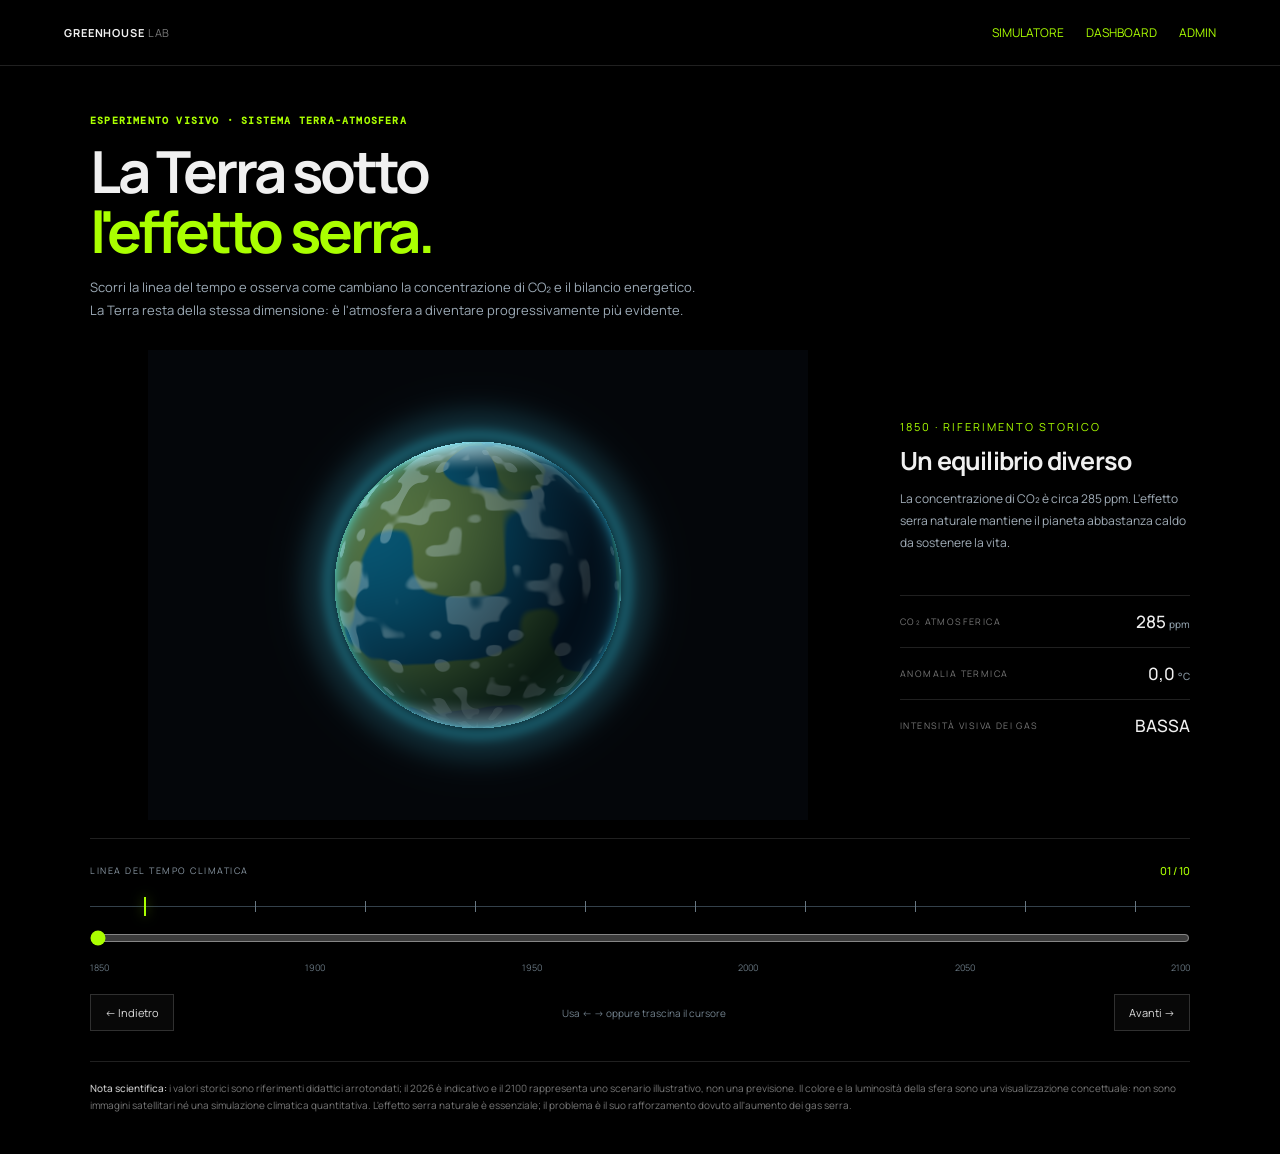
<file: terra.html>
<!doctype html>
<html lang="it">
<head>
<meta charset="utf-8">
<meta name="viewport" content="width=device-width,initial-scale=1">
<meta name="theme-color" content="#05080d">
<meta name="description" content="Esplora come l'aumento dei gas serra modifica il bilancio energetico del sistema Terra-atmosfera.">
<title>La Terra e l'effetto serra — Greenhouse Lab</title>
<link rel="preconnect" href="https://fonts.googleapis.com">
<link rel="preconnect" href="https://fonts.gstatic.com" crossorigin>
<link href="https://fonts.googleapis.com/css2?family=Inter:wght@400;500;600;700&display=swap" rel="stylesheet">
<style>
:root{color-scheme:dark;--bg:#05080d;--muted:#82909f;--text:#edf4f7;--line:#26313a;--cyan:#72d8d0;--orange:#ff9b62}
*{box-sizing:border-box}html,body{margin:0;min-height:100%;background:var(--bg);color:var(--text);font-family:Inter,system-ui,sans-serif}body{overflow-x:hidden}.top{position:relative;z-index:5;display:flex;justify-content:space-between;align-items:center;padding:24px clamp(20px,5vw,76px);border-bottom:1px solid #ffffff12}.brand{color:#edf4f7;text-decoration:none;font-size:11px;font-weight:700;letter-spacing:2px}.brand span{color:var(--muted);font-weight:400}.back{color:#a9b6c1;text-decoration:none;font-size:12px}.back:hover{color:white}.wrap{width:min(1100px,90vw);margin:auto}.intro{padding:48px 0 4px}.eyebrow{font-size:10px;letter-spacing:2px;color:var(--cyan);font-weight:600}.intro h1{font-size:clamp(32px,5vw,58px);line-height:1.04;letter-spacing:-2.8px;margin:14px 0}.intro h1 span{color:var(--cyan)}.intro p{max-width:620px;color:#9ba9b5;font-size:13px;line-height:1.8;margin:0}.stage{display:grid;grid-template-columns:1fr 290px;gap:34px;align-items:center;padding:24px 0 18px}.visual{position:relative;min-height:470px;display:grid;place-items:center;overflow:hidden}.visual:before{content:"";position:absolute;width:520px;height:260px;bottom:10px;background:radial-gradient(ellipse,#83d6ca18,transparent 68%);filter:blur(12px)}canvas{position:relative;width:min(100%,660px);height:470px;display:block}.side{padding:10px 0}.year{font-size:11px;letter-spacing:2px;color:var(--cyan)}.side h2{font-size:25px;line-height:1.2;letter-spacing:-.8px;margin:12px 0}.side p{color:#a1adb8;font-size:12px;line-height:1.8;min-height:95px}.metric{border-top:1px solid var(--line);padding:14px 0;display:flex;justify-content:space-between;align-items:center}.metric span{font-size:9px;letter-spacing:1.4px;color:#83919e}.metric strong{font-size:17px;font-weight:500}.metric strong small{font-size:10px;color:#8b9aa5}.timeline{border-top:1px solid #ffffff20;padding:24px 0 20px}.timeline-head{display:flex;justify-content:space-between;align-items:center;margin-bottom:14px}.timeline-head span{font-size:9px;letter-spacing:1.5px;color:#8997a3}.timeline-head strong{font-size:11px;color:var(--cyan);font-weight:500}.track{position:relative;height:28px;display:flex;align-items:center}.track:before{content:"";height:1px;position:absolute;left:0;right:0;background:#34414b}.ticks{position:relative;display:grid;grid-template-columns:repeat(10,1fr);width:100%;align-items:center}.tick{height:11px;width:1px;background:#687782;justify-self:center;cursor:pointer;position:relative;padding:0;border:0}.tick.active{height:19px;width:2px;background:var(--cyan);box-shadow:0 0 12px #72d8d0}.tick:focus-visible{outline:2px solid white;outline-offset:5px}.range{width:100%;margin:10px 0 0;accent-color:var(--cyan);cursor:ew-resize}.labels{display:flex;justify-content:space-between;color:#687782;font-size:9px;margin-top:10px}.controls{display:flex;justify-content:space-between;align-items:center;gap:12px;margin-top:20px}.controls button{background:#0d151c;border:1px solid #33414c;color:#dbe5e9;border-radius:6px;padding:10px 14px;font:inherit;font-size:11px;cursor:pointer}.controls button:hover{border-color:var(--cyan);color:white}.controls .hint{font-size:10px;color:#71808c}.note{border-top:1px solid #ffffff12;padding:18px 0 30px;color:#65737e;font-size:10px;line-height:1.7}.note strong{color:#a5b2bb;font-weight:500}@media(max-width:760px){.stage{grid-template-columns:1fr;gap:0}.visual{min-height:350px}canvas{height:350px}.side{padding:0 4px}.side p{min-height:0}.intro{padding-top:35px}.controls .hint{display:none}}
</style>
<link rel="stylesheet" href="assets/greenhouse-theme.css?v=2">
</head>
<body>
<header class="top"><a class="brand" href="index.html">GREENHOUSE<span> LAB</span></a><nav style="display:flex;gap:22px;align-items:center"><a class="back" href="index.html">SIMULATORE</a><a class="back" href="dashboard.html">DASHBOARD</a><a class="back" href="admin.html">ADMIN</a></nav></header>
<main class="wrap">
<section class="intro"><div class="eyebrow">ESPERIMENTO VISIVO · SISTEMA TERRA-ATMOSFERA</div><h1>La Terra sotto<br><span>l'effetto serra.</span></h1><p>Scorri la linea del tempo e osserva come cambiano la concentrazione di CO₂ e il bilancio energetico. La Terra resta della stessa dimensione: è l'atmosfera a diventare progressivamente più evidente.</p></section>
<section class="stage">
<div class="visual"><canvas id="globe" aria-label="Modello 3D interattivo della Terra e della sua atmosfera"></canvas></div>
<aside class="side" aria-live="polite"><div class="year" id="year">1850 · RIFERIMENTO STORICO</div><h2 id="title">Un equilibrio diverso</h2><p id="desc">La concentrazione di anidride carbonica è circa 285 ppm. L'effetto serra naturale mantiene il pianeta abbastanza caldo da sostenere la vita.</p><div class="metric"><span>CO₂ ATMOSFERICA</span><strong id="co2">285 <small>ppm</small></strong></div><div class="metric"><span>ANOMALIA TERMICA</span><strong id="temp">0,0 <small>°C</small></strong></div><div class="metric"><span>INTENSITÀ VISIVA DEI GAS</span><strong id="gas">BASSA</strong></div></aside>
</section>
<section class="timeline"><div class="timeline-head"><span>LINEA DEL TEMPO CLIMATICA</span><strong id="counter">01 / 10</strong></div><div class="track"><div class="ticks" id="ticks"></div></div><input class="range" id="scrubber" type="range" min="0" max="9" step="1" value="0" aria-label="Scorri le fasi temporali del clima"><div class="labels"><span>1850</span><span>1900</span><span>1950</span><span>2000</span><span>2050</span><span>2100</span></div><div class="controls"><button id="prev" type="button">← Indietro</button><span class="hint">Usa ← → oppure trascina il cursore</span><button id="next" type="button">Avanti →</button></div></section>
<p class="note"><strong>Nota scientifica:</strong> i valori storici sono riferimenti didattici arrotondati; il 2026 è indicativo e il 2100 rappresenta uno scenario illustrativo, non una previsione. Il colore e la luminosità della sfera sono una visualizzazione concettuale: non sono immagini satellitari né una simulazione climatica quantitativa. L'effetto serra naturale è essenziale; il problema è il suo rafforzamento dovuto all'aumento dei gas serra.</p>
</main>
<script>
"use strict";
const stages=[
{year:"1850",tag:"RIFERIMENTO STORICO",title:"Un equilibrio diverso",desc:"La concentrazione di CO₂ è circa 285 ppm. L'effetto serra naturale mantiene il pianeta abbastanza caldo da sostenere la vita.",co2:285,temp:0.0,gas:.16,label:"BASSA"},
{year:"1900",tag:"INDUSTRIALIZZAZIONE",title:"L'industria cresce",desc:"L'uso crescente di carbone e altri combustibili fossili fa aumentare lentamente la quantità di anidride carbonica in atmosfera.",co2:296,temp:.1,gas:.22,label:"BASSA"},
{year:"1950",tag:"DOPOGUERRA",title:"La crescita accelera",desc:"Produzione industriale, trasporti e consumo di energia aumentano. La concentrazione di CO₂ continua a salire.",co2:311,temp:.1,gas:.3,label:"MODERATA"},
{year:"1970",tag:"CRESCITA DELLE EMISSIONI",title:"Un segnale sempre più chiaro",desc:"Le misurazioni mostrano l'aumento continuo della CO₂. La comunità scientifica studia sempre più attentamente il cambiamento climatico.",co2:326,temp:.3,gas:.4,label:"MODERATA"},
{year:"1990",tag:"OSSERVAZIONI GLOBALI",title:"Il riscaldamento è osservabile",desc:"La concentrazione di CO₂ supera 350 ppm. Il riscaldamento globale diventa un tema centrale della ricerca e delle politiche internazionali.",co2:354,temp:.6,gas:.52,label:"IN AUMENTO"},
{year:"2000",tag:"NUOVO MILLENNIO",title:"La tendenza continua",desc:"Le emissioni legate alle attività umane mantengono alta la crescita della CO₂. Gli oceani e le terre assorbono parte del carbonio emesso.",co2:369,temp:.8,gas:.62,label:"IN AUMENTO"},
{year:"2010",tag:"ACCELERAZIONE",title:"Più energia trattenuta",desc:"La concentrazione di CO₂ si avvicina a 390 ppm. L'aumento dei gas serra altera il bilancio energetico del pianeta.",co2:390,temp:1.0,gas:.72,label:"ALTA"},
{year:"2020",tag:"CLIMA ATTUALE",title:"Un'atmosfera più ricca di CO₂",desc:"La CO₂ supera 410 ppm. Il riscaldamento globale è già evidente in numerosi indicatori climatici osservati.",co2:414,temp:1.2,gas:.82,label:"ALTA"},
{year:"2026",tag:"STIMA DIDATTICA",title:"Il presente",desc:"Il valore mostrato è un riferimento didattico arrotondato. Ridurre le emissioni può limitare il riscaldamento futuro, ma i cambiamenti climatici hanno inerzia.",co2:428,temp:1.4,gas:.88,label:"MOLTO ALTA"},
{year:"2100",tag:"SCENARIO ILLUSTRATIVO",title:"Il futuro dipende dalle scelte",desc:"Questa fase rappresenta uno scenario ipotetico ad alte emissioni. Non è una previsione: percorsi diversi di emissioni portano a risultati diversi.",co2:650,temp:3.0,gas:1,label:"SCENARIO ALTO"}
];
const $=id=>document.getElementById(id);let index=0,gl,program,uniforms={},raf=0,last=0,spin=0;
function shader(type,source){const s=gl.createShader(type);gl.shaderSource(s,source);gl.compileShader(s);if(!gl.getShaderParameter(s,gl.COMPILE_STATUS))throw new Error(gl.getShaderInfoLog(s));return s;}
const vs=`attribute vec2 p;void main(){gl_Position=vec4(p,0.,1.);}`;
const fs=`precision highp float;uniform vec2 res;uniform float time;uniform float gas;uniform float heat;uniform float spin;uniform float pixelRatio;
float hash(vec3 p){p=fract(p*.3183099+.1);p*=17.;return fract(p.x*p.y*p.z*(p.x+p.y+p.z));}
float noise(vec3 x){vec3 i=floor(x),f=fract(x);f=f*f*(3.-2.*f);return mix(mix(mix(hash(i),hash(i+vec3(1,0,0)),f.x),mix(hash(i+vec3(0,1,0)),hash(i+vec3(1,1,0)),f.x),f.y),mix(mix(hash(i+vec3(0,0,1)),hash(i+vec3(1,0,1)),f.x),mix(hash(i+vec3(0,1,1)),hash(i+vec3(1,1,1)),f.x),f.y),f.z);}
void main(){vec2 uv=(gl_FragCoord.xy-.5*res)/min(res.x,res.y);float r=length(uv);vec3 col=vec3(.015,.025,.04);float halo=exp(-pow((r-.345)*24.,2.));col+=vec3(.12,.36,.42)*halo*(.18+gas*.5);
if(r<.305){float z=sqrt(max(0.,.305*.305-r*r));vec3 n=normalize(vec3(uv,z));float lon=atan(n.z,n.x)+spin;float lat=asin(n.y);vec3 q=vec3(lon*1.7,lat*2.1,0.);float land=noise(q+vec3(2.1,1.7,0.));float detail=noise(q*2.4+vec3(7.));float continents=smoothstep(.53,.59,land+detail*.13);float clouds=smoothstep(.63,.76,noise(q*4.+vec3(time*.012,0.,2.)));float light=max(0.,dot(n,normalize(vec3(-.7,.45,.8))));vec3 ocean=mix(vec3(.015,.12,.22),vec3(.025,.32,.43),light);vec3 earth=mix(vec3(.10,.24,.16),vec3(.32,.43,.24),light);vec3 surface=mix(ocean,earth,continents);surface=mix(surface,vec3(.72,.82,.84),clouds*.38);float polar=smoothstep(.78,.96,abs(n.y));surface=mix(surface,vec3(.72,.83,.85),polar*.75);float rim=pow(1.-max(0.,dot(n,vec3(0.,0.,1.))),3.);surface+=vec3(.06,.25,.32)*rim*(.3+gas*.6);float warmth=heat*.12;surface=mix(surface,surface+vec3(.16,.035,.008),warmth);col=surface*mix(.42,1.,light);col+=vec3(.08,.25,.3)*rim*.55;}
float atmosphere=exp(-pow((r-.316)*48.,2.));col+=atmosphere*vec3(.12,.55,.62)*(.25+gas*.85);float outer=exp(-pow((r-.35)*19.,2.));col+=outer*vec3(.08,.3,.34)*gas*.4;gl_FragColor=vec4(col,1.);}`;
function init(){const c=$("globe");gl=c.getContext("webgl",{antialias:false,alpha:false});if(!gl){$("title").textContent="WebGL non disponibile";$("desc").textContent="Questo browser non supporta WebGL.";return;}program=gl.createProgram();gl.attachShader(program,shader(gl.VERTEX_SHADER,vs));gl.attachShader(program,shader(gl.FRAGMENT_SHADER,fs));gl.linkProgram(program);if(!gl.getProgramParameter(program,gl.LINK_STATUS))throw new Error(gl.getProgramInfoLog(program));gl.useProgram(program);const b=gl.createBuffer();gl.bindBuffer(gl.ARRAY_BUFFER,b);gl.bufferData(gl.ARRAY_BUFFER,new Float32Array([-1,-1,3,-1,-1,3]),gl.STATIC_DRAW);const p=gl.getAttribLocation(program,"p");gl.enableVertexAttribArray(p);gl.vertexAttribPointer(p,2,gl.FLOAT,false,0,0);["res","time","gas","heat","spin"].forEach(k=>uniforms[k]=gl.getUniformLocation(program,k));resize();window.addEventListener("resize",resize);draw();}
function resize(){if(!gl)return;const c=$("globe"),d=Math.min(devicePixelRatio||1,2),w=c.clientWidth,h=c.clientHeight;c.width=Math.round(w*d);c.height=Math.round(h*d);gl.viewport(0,0,c.width,c.height);uniforms.res&&gl.uniform2f(uniforms.res,c.width,c.height);}
function draw(t=0){if(!gl)return;gl.useProgram(program);gl.uniform2f(uniforms.res,gl.canvas.width,gl.canvas.height);gl.uniform1f(uniforms.time,t*.001);gl.uniform1f(uniforms.gas,stages[index].gas);gl.uniform1f(uniforms.heat,stages[index].temp/3);gl.uniform1f(uniforms.spin,spin);gl.drawArrays(gl.TRIANGLES,0,3);spin+=.0007;raf=requestAnimationFrame(draw);}
function render(){const s=stages[index];$("year").textContent=s.year+" · "+s.tag;$("title").textContent=s.title;$("desc").textContent=s.desc;$("co2").innerHTML=s.co2+" <small>ppm</small>";$("temp").innerHTML=s.temp.toFixed(1).replace(".",",")+" <small>°C</small>";$("gas").textContent=s.label;$("counter").textContent=String(index+1).padStart(2,"0")+" / 10";$("scrubber").value=index;document.querySelectorAll(".tick").forEach((b,i)=>b.classList.toggle("active",i===index));}
function go(n){index=Math.max(0,Math.min(stages.length-1,n));render();}
const ticks=$("ticks");stages.forEach((s,i)=>{const b=document.createElement("button");b.className="tick";b.type="button";b.title=s.year+" — "+s.title;b.setAttribute("aria-label",s.year+" "+s.title);b.addEventListener("click",()=>go(i));ticks.appendChild(b);});
$("scrubber").addEventListener("input",e=>go(+e.target.value));$("prev").addEventListener("click",()=>go(index-1));$("next").addEventListener("click",()=>go(index+1));window.addEventListener("keydown",e=>{if(e.key==="ArrowRight")go(index+1);if(e.key==="ArrowLeft")go(index-1);});init();render();
</script>
</body>
</html>
</file>
<file: assets/greenhouse-theme.css>
@import url('https://fonts.googleapis.com/css2?family=DM+Mono:wght@400;500&family=Manrope:wght@400;500;700;800&display=swap');
:root{color-scheme:dark;--bg:#000;--panel:#0a0a0a;--panel-2:#111;--line:#202020;--muted:#777;--text:#f0f0f0;--blue:#aaff00;--cyan:#aaff00;--orange:#aaff00}
html{scroll-behavior:smooth}body{background:#000!important;color:#f0f0f0!important;font-family:Manrope,Arial,sans-serif!important}
.topbar{background:rgba(0,0,0,.94)!important;border-bottom:1px solid #202020!important;backdrop-filter:blur(12px);position:sticky;top:0;z-index:50}
.brand{color:#f0f0f0!important;letter-spacing:.08em}.brand-mark{border:1px solid #aaff00!important;border-radius:0!important;color:#aaff00!important;background:transparent!important}.brand-muted,.muted{color:#777!important}
.top-status,.eyebrow,.micro-label,.label{font-family:'DM Mono',monospace!important;letter-spacing:.12em!important}.eyebrow{color:#aaff00!important}
.status-dot,.pulse{background:#aaff00!important;box-shadow:0 0 10px #aaff0080!important}
.page,.wrap{max-width:1240px}.hero h1,h1{letter-spacing:-.055em!important}.hero h1 span,h1 span{color:#aaff00!important}
.hero-chip,.panel,.stat-card,.card,.feature-panel,.account-card,.credentials-box,.signed-in-card,.metric-card,.info-card,.control-block,.advanced-metrics article,.glossary-grid details{border-radius:0!important;box-shadow:none!important}
.panel,.card,.stat-card,.feature-panel{background:#0a0a0a!important;border:1px solid #202020!important}
.button,.scenario-button,.top-actions button,.account-card input,.feedback-row input,.feedback-row select,.credentials-box,.metric-card,.explanation,.control-block{border-radius:0!important}
.button-primary,.button-save{background:#aaff00!important;color:#000!important;border-color:#aaff00!important}
.button-secondary,.scenario-button{background:#080808!important;color:#d9d9d9!important;border:1px solid #303030!important}
.button-secondary:hover,.scenario-button:hover,.scenario-button.active{border-color:#aaff00!important;color:#aaff00!important}
.range{accent-color:#aaff00!important}.meter span,.bar-fill{background:#aaff00!important}
.scene,.chart-wrap canvas,.radiation-canvas,.chart-panel,.recent-panel{border-radius:0!important;background-color:#050505!important}
.scene{background:radial-gradient(ellipse at 53% 48%,#17200c 0%,#080a06 55%,#030303 100%)!important}
.earth{box-shadow:inset -19px -12px 28px #020617a8,0 0 28px #aaff0040!important}.atmosphere{border-color:#aaff0088!important;box-shadow:0 0 18px #aaff0040,inset 0 0 18px #aaff0018!important}
.explanation{background:#101010!important;border:1px solid #242424}.explanation-icon{border-color:#aaff00!important;color:#aaff00!important}
.level-tag,.section-note,.user-badge,.count{border-radius:0!important;color:#aaff00!important;border-color:#405018!important;background:#101505!important}
td{border-color:#202020!important}th{color:#777!important}footer{border-color:#202020!important}
.info-card,.fact-strip,.climate-metric{background:#0a0a0a!important;border-color:#202020!important}.info-icon{border-radius:0!important;border-color:#526b1c!important;color:#aaff00!important;background:#111!important}
.tag-row span{border-radius:0!important;color:#c7e98c!important;border-color:#303a1d!important}
.glossary-grid summary{color:#aaff00!important}
.account-card input:focus,.ip-form input:focus{border-color:#aaff00!important;box-shadow:0 0 0 2px #aaff0020!important}
a{color:#aaff00}a:hover{color:#d4ff7b}
[data-reveal]{opacity:0;transform:translateY(18px);transition:opacity .55s ease,transform .55s cubic-bezier(.22,1,.36,1)}[data-reveal].is-visible{opacity:1;transform:none}
@media(prefers-reduced-motion:reduce){html{scroll-behavior:auto}*,*:before,*:after{animation-duration:.01ms!important;animation-iteration-count:1!important;transition-duration:.01ms!important}[data-reveal]{opacity:1;transform:none}}
@media(max-width:760px){.topbar{height:auto;min-height:64px;gap:12px;flex-wrap:wrap;padding:12px 4vw!important}.top-actions{gap:7px!important}.hero{padding-top:36px}.feature-panel{padding:16px!important}}

.main-nav{display:flex;align-items:center;gap:22px;margin-left:auto;margin-right:22px}
.main-nav a{font:10px 'DM Mono',monospace;letter-spacing:.12em;text-decoration:none;color:#777!important;position:relative}
.main-nav a:hover,.main-nav a:focus-visible{color:#aaff00!important}
.main-nav a:before{content:"▸";color:#aaff00;margin-right:7px;opacity:0;transition:opacity .2s}
.main-nav a:hover:before,.main-nav a:focus-visible:before{opacity:1}
@media(max-width:760px){.main-nav{order:3;width:100%;margin:4px 0 0;justify-content:flex-start;gap:18px;overflow:auto;padding:4px 0}.main-nav a{white-space:nowrap;font-size:9px}}

/* Terra explorer refinements */
.top{background:#000!important;border-color:#202020!important}
.back,.year,.timeline-head strong{color:#aaff00!important}
.visual:before{background:radial-gradient(ellipse,#aaff0015,transparent 68%)!important}
.metric{border-color:#202020!important}.metric span{color:#777!important}.metric strong{color:#f0f0f0!important}
.controls button{background:#080808!important;border:1px solid #303030!important;border-radius:0!important;color:#ddd!important}
.controls button:hover{border-color:#aaff00!important;color:#aaff00!important}
.note{border-color:#202020!important;color:#777!important}.note strong{color:#ccc!important}
.tick.active{background:#aaff00!important;box-shadow:0 0 12px #aaff0080!important}
</file>
